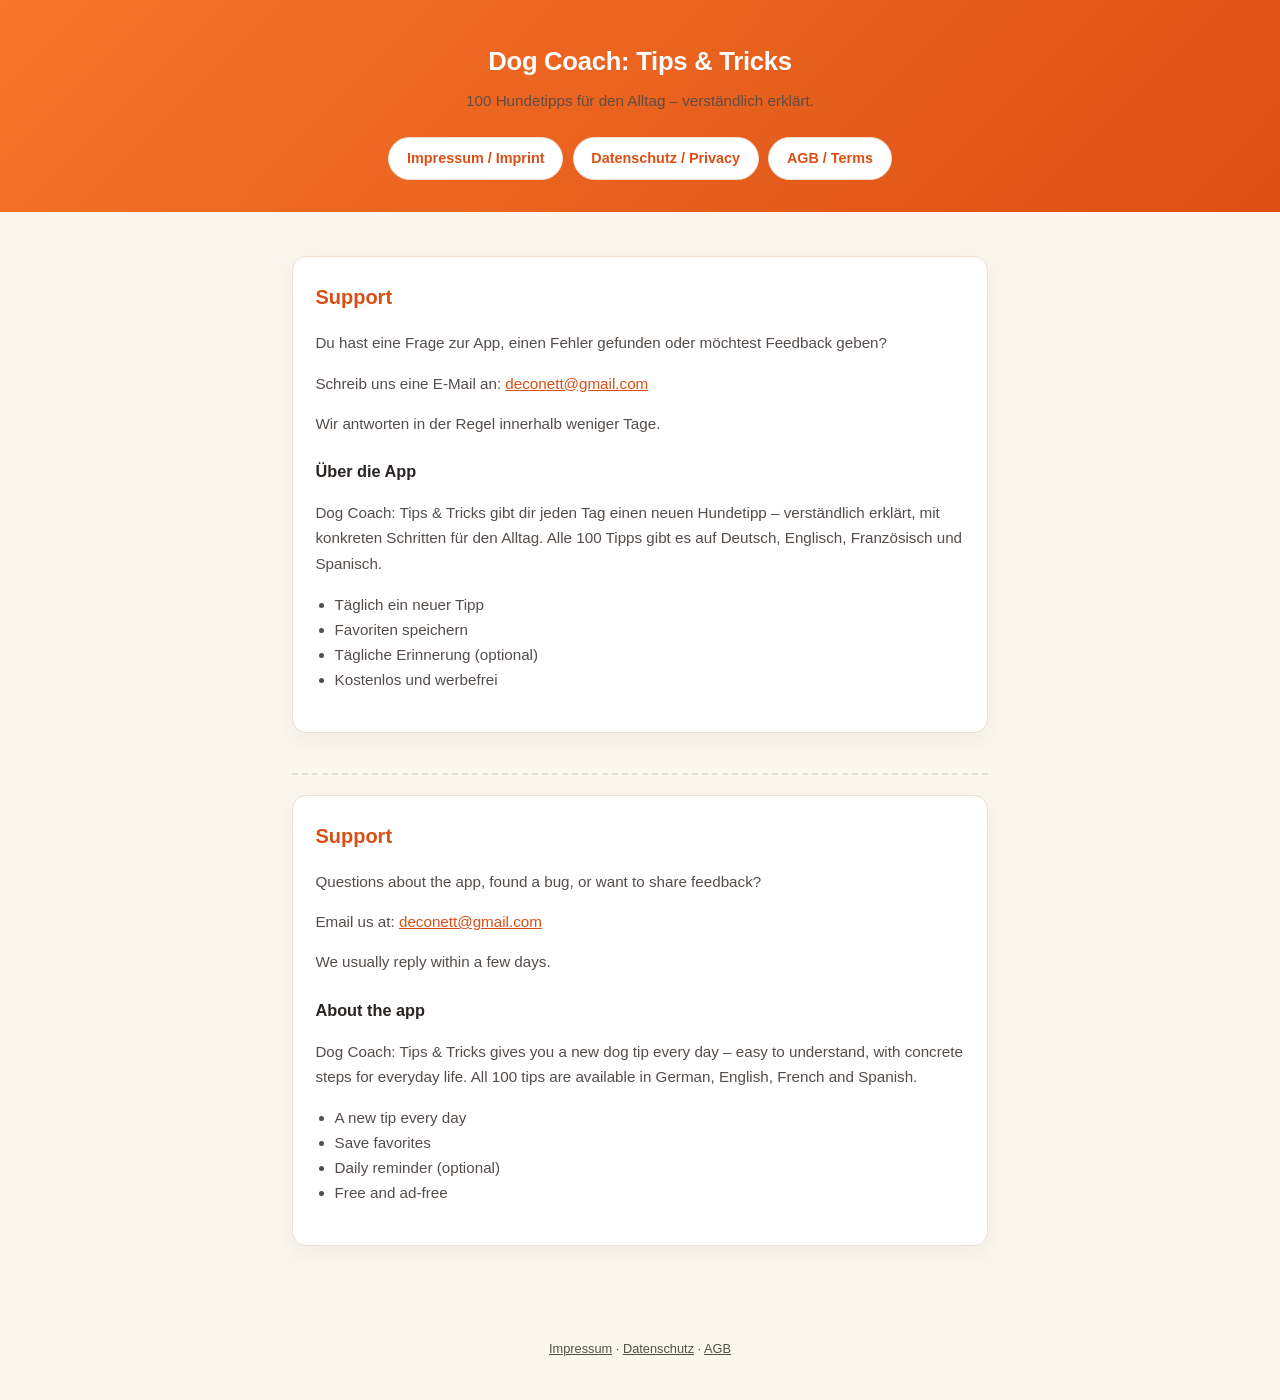
<file: index.html>
<!DOCTYPE html>
<html lang="de">
<head>
<meta charset="utf-8">
<meta name="viewport" content="width=device-width, initial-scale=1">
<title>Dog Coach: Tips &amp; Tricks</title>
<meta name="description" content="Dog Coach: Tips & Tricks – 100 Hundetipps für den Alltag. Offizielle Support-Seite.">
<link rel="stylesheet" href="style.css">
</head>
<body>
<header class="site">
  <h1>Dog Coach: Tips &amp; Tricks</h1>
  <p>100 Hundetipps für den Alltag – verständlich erklärt.</p>
  <nav class="links">
    <a href="imprint.html">Impressum / Imprint</a>
    <a href="privacy.html">Datenschutz / Privacy</a>
    <a href="terms.html">AGB / Terms</a>
  </nav>
</header>

<main>
<section class="card" id="de">
  <h2>Support</h2>
  <p>Du hast eine Frage zur App, einen Fehler gefunden oder möchtest Feedback geben?</p>
  <p>Schreib uns eine E-Mail an: <a href="mailto:deconett@gmail.com">deconett@gmail.com</a></p>
  <p>Wir antworten in der Regel innerhalb weniger Tage.</p>

  <h3>Über die App</h3>
  <p>Dog Coach: Tips &amp; Tricks gibt dir jeden Tag einen neuen Hundetipp – verständlich erklärt, mit konkreten Schritten für den Alltag. Alle 100 Tipps gibt es auf Deutsch, Englisch, Französisch und Spanisch.</p>
  <ul>
    <li>Täglich ein neuer Tipp</li>
    <li>Favoriten speichern</li>
    <li>Tägliche Erinnerung (optional)</li>
    <li>Kostenlos und werbefrei</li>
  </ul>
</section>

<hr class="lang-sep">

<section class="card" id="en">
  <h2>Support</h2>
  <p>Questions about the app, found a bug, or want to share feedback?</p>
  <p>Email us at: <a href="mailto:deconett@gmail.com">deconett@gmail.com</a></p>
  <p>We usually reply within a few days.</p>

  <h3>About the app</h3>
  <p>Dog Coach: Tips &amp; Tricks gives you a new dog tip every day – easy to understand, with concrete steps for everyday life. All 100 tips are available in German, English, French and Spanish.</p>
  <ul>
    <li>A new tip every day</li>
    <li>Save favorites</li>
    <li>Daily reminder (optional)</li>
    <li>Free and ad-free</li>
  </ul>
</section>
</main>

<footer class="site">
  <a href="imprint.html">Impressum</a> ·
  <a href="privacy.html">Datenschutz</a> ·
  <a href="terms.html">AGB</a>
</footer>
</body>
</html>
</file>
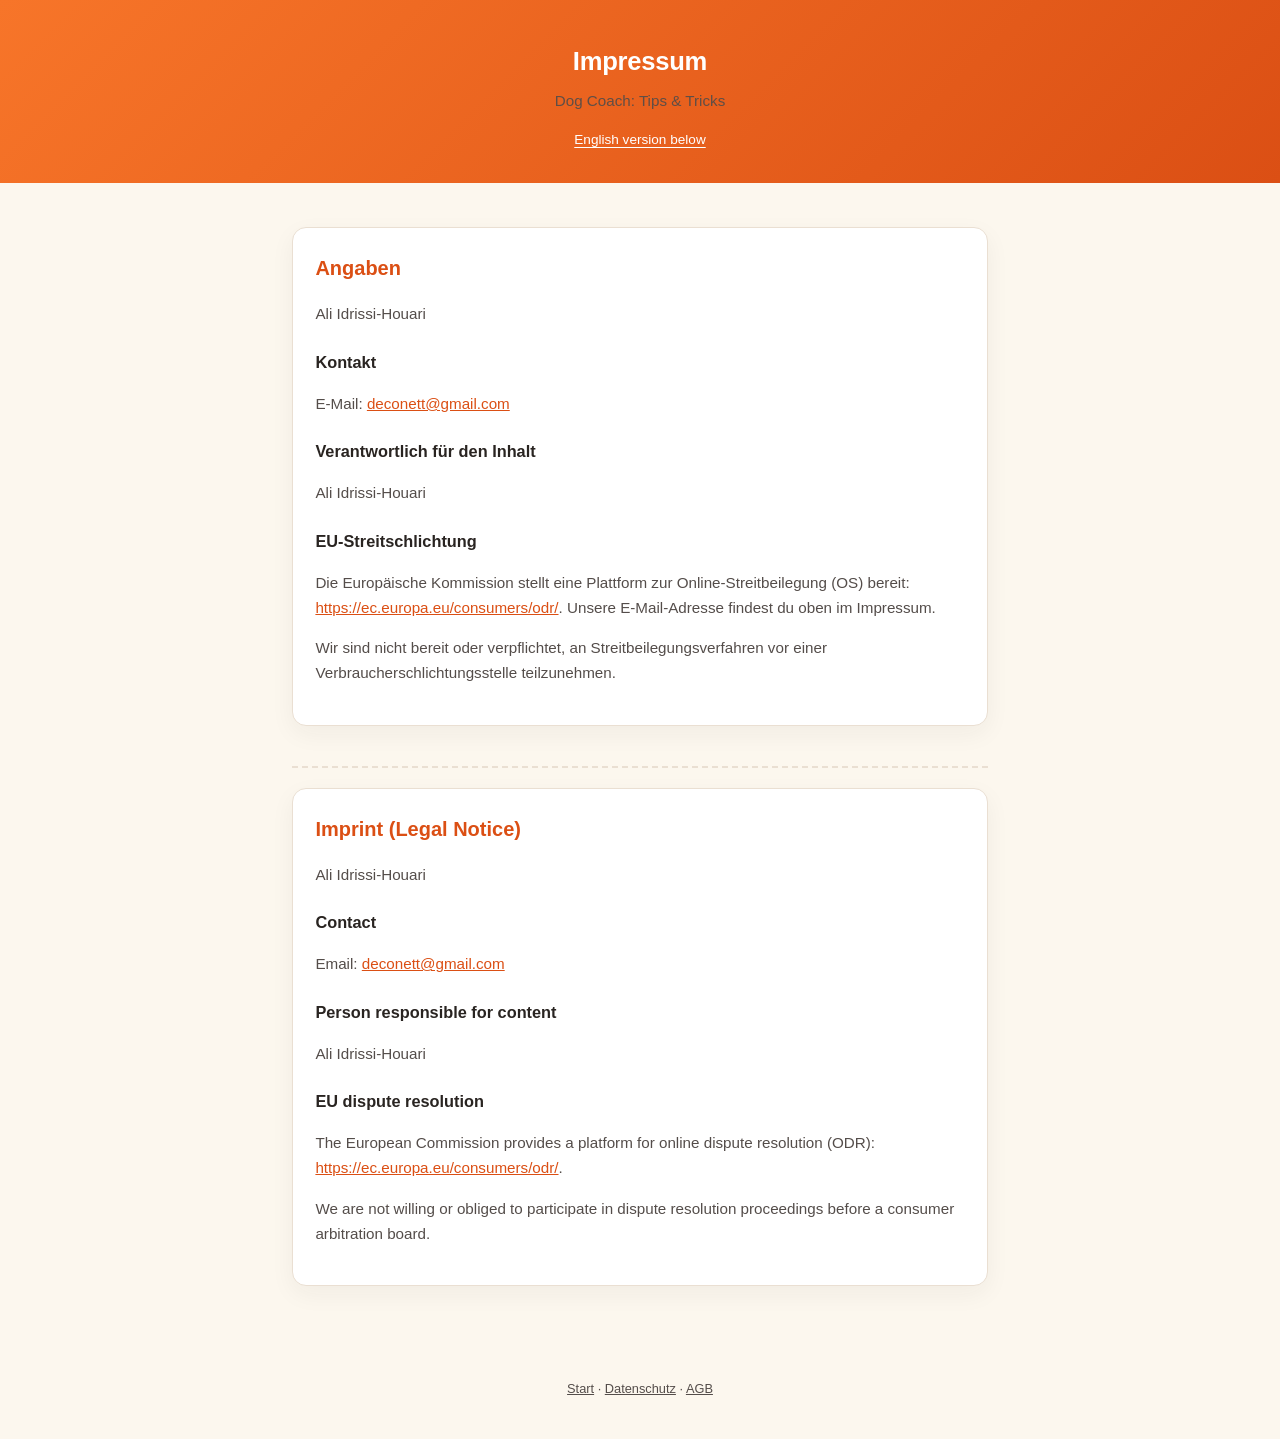
<file: imprint.html>
<!DOCTYPE html>
<html lang="de">
<head>
<meta charset="utf-8">
<meta name="viewport" content="width=device-width, initial-scale=1">
<title>Impressum – Dog Coach: Tips &amp; Tricks</title>
<link rel="stylesheet" href="style.css">
</head>
<body>
<header class="site">
  <h1>Impressum</h1>
  <p>Dog Coach: Tips &amp; Tricks</p>
  <nav class="lang"><a href="#en">English version below</a></nav>
</header>

<main>
<section class="card" id="de">
  <h2>Angaben</h2>
  <p>
    Ali Idrissi-Houari
  </p>

  <h3>Kontakt</h3>
  <p>E-Mail: <a href="mailto:deconett@gmail.com">deconett@gmail.com</a></p>

  <h3>Verantwortlich für den Inhalt</h3>
  <p>Ali Idrissi-Houari</p>

  <h3>EU-Streitschlichtung</h3>
  <p>Die Europäische Kommission stellt eine Plattform zur Online-Streitbeilegung (OS) bereit: <a href="https://ec.europa.eu/consumers/odr/" rel="noopener">https://ec.europa.eu/consumers/odr/</a>. Unsere E-Mail-Adresse findest du oben im Impressum.</p>
  <p>Wir sind nicht bereit oder verpflichtet, an Streitbeilegungsverfahren vor einer Verbraucherschlichtungsstelle teilzunehmen.</p>
</section>

<hr class="lang-sep">

<section class="card" id="en">
  <h2>Imprint (Legal Notice)</h2>
  <p>
    Ali Idrissi-Houari
  </p>

  <h3>Contact</h3>
  <p>Email: <a href="mailto:deconett@gmail.com">deconett@gmail.com</a></p>

  <h3>Person responsible for content</h3>
  <p>Ali Idrissi-Houari</p>

  <h3>EU dispute resolution</h3>
  <p>The European Commission provides a platform for online dispute resolution (ODR): <a href="https://ec.europa.eu/consumers/odr/" rel="noopener">https://ec.europa.eu/consumers/odr/</a>.</p>
  <p>We are not willing or obliged to participate in dispute resolution proceedings before a consumer arbitration board.</p>
</section>
</main>

<footer class="site">
  <a href="index.html">Start</a> ·
  <a href="privacy.html">Datenschutz</a> ·
  <a href="terms.html">AGB</a>
</footer>
</body>
</html>
</file>
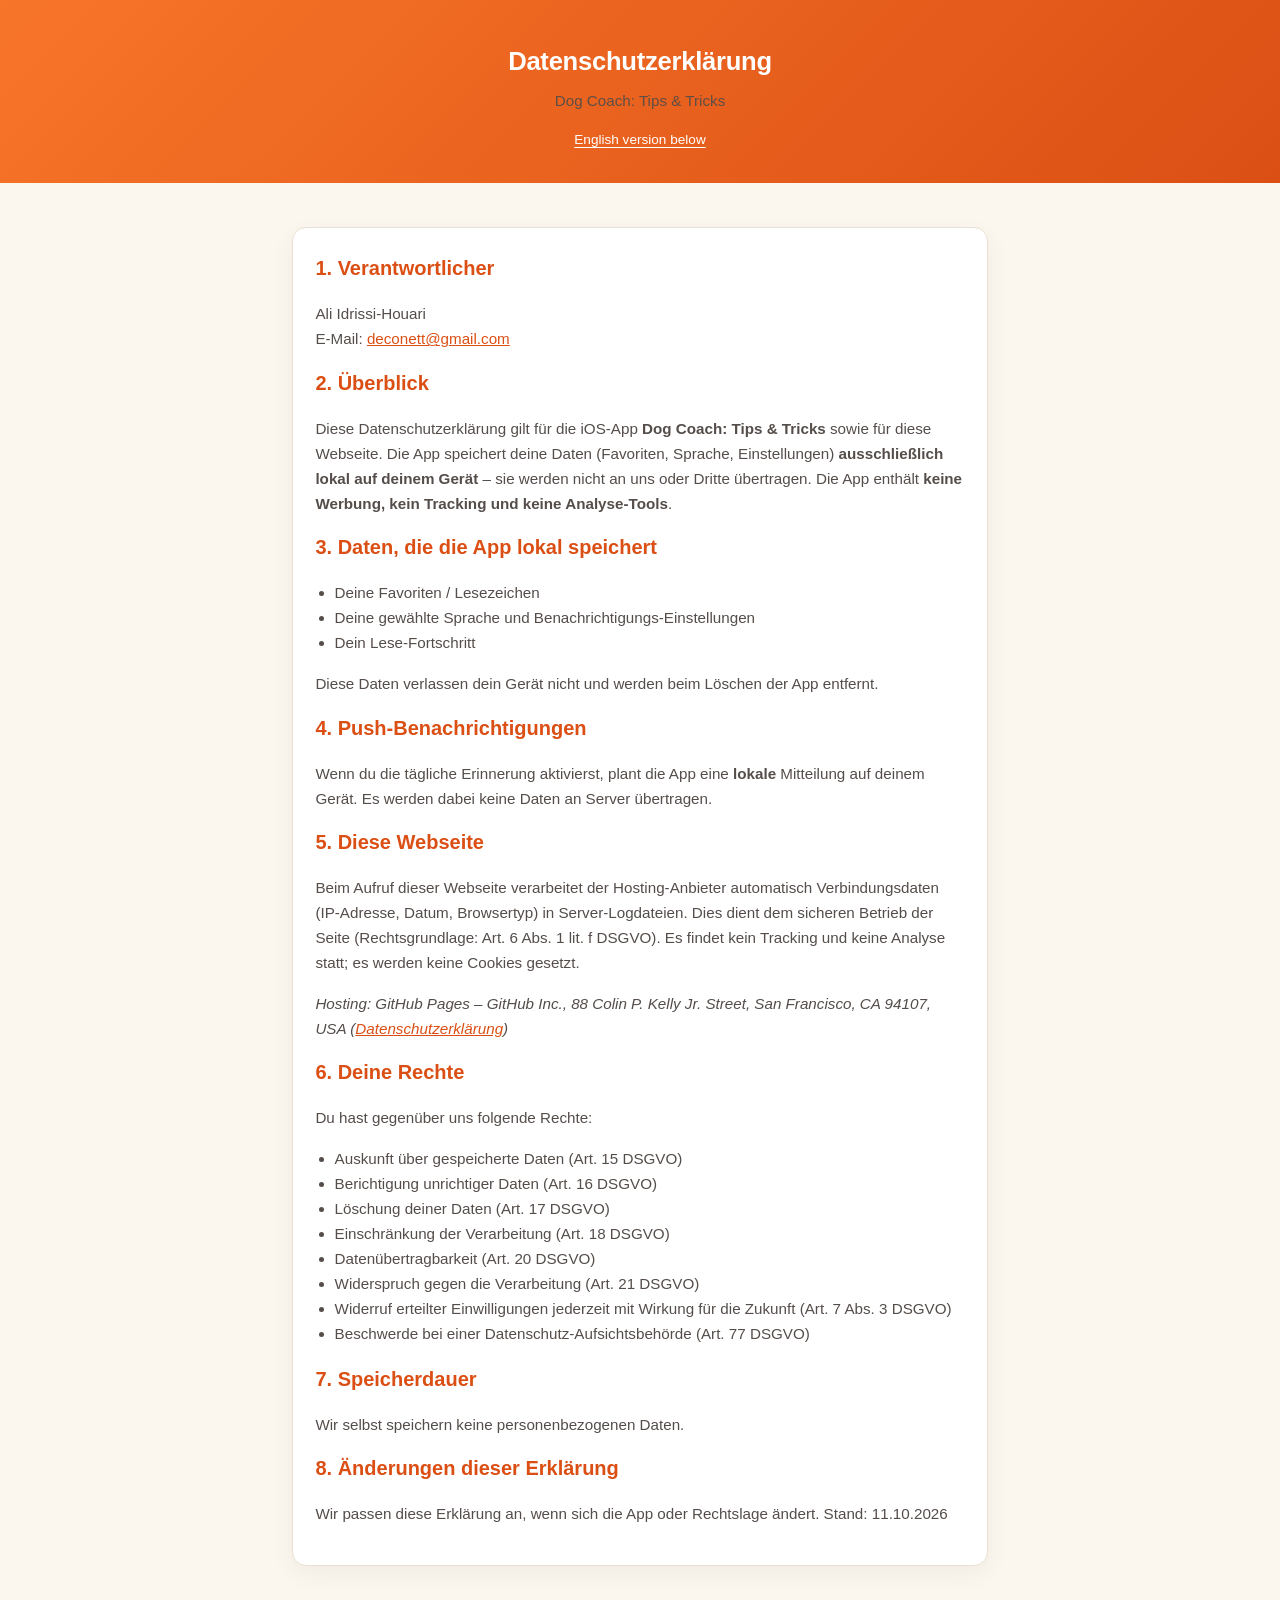
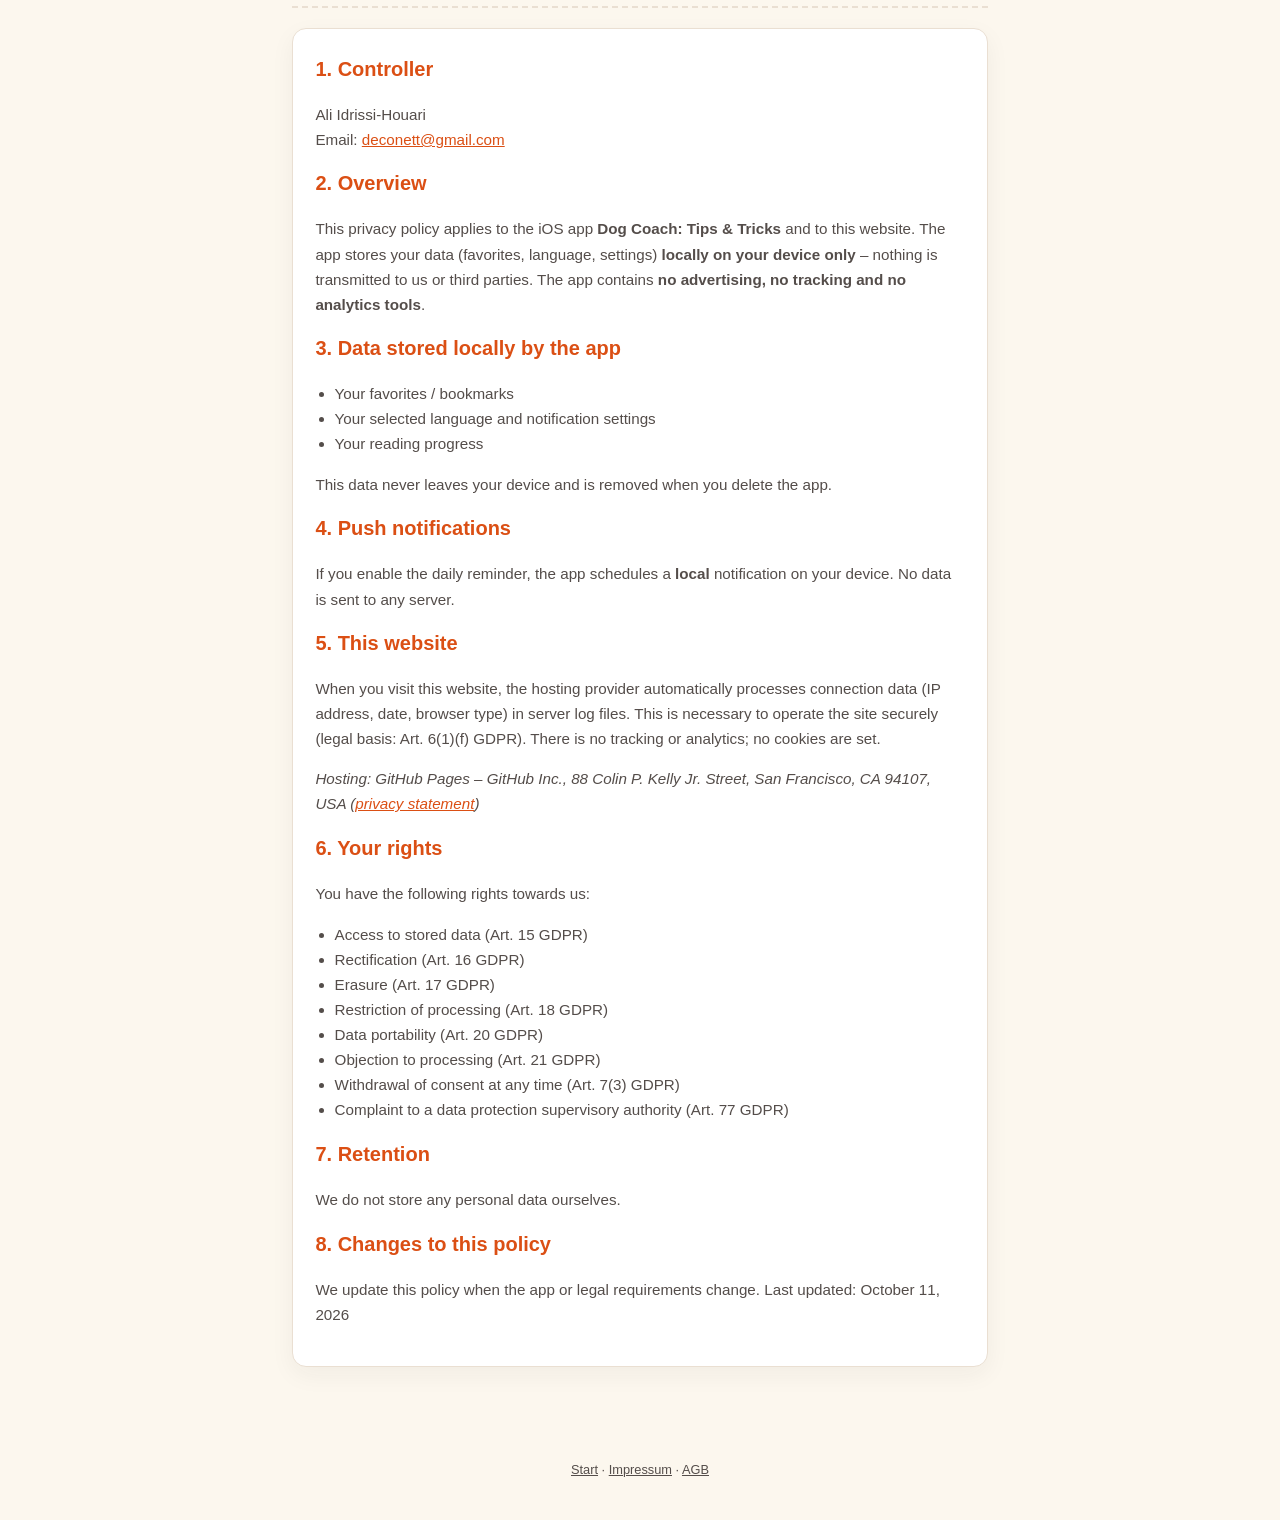
<file: privacy.html>
<!DOCTYPE html>
<html lang="de">
<head>
<meta charset="utf-8">
<meta name="viewport" content="width=device-width, initial-scale=1">
<title>Datenschutzerklärung – Dog Coach: Tips &amp; Tricks</title>
<link rel="stylesheet" href="style.css">
</head>
<body>
<header class="site">
  <h1>Datenschutzerklärung</h1>
  <p>Dog Coach: Tips &amp; Tricks</p>
  <nav class="lang"><a href="#en">English version below</a></nav>
</header>

<main>
<section class="card" id="de">
  <h2>1. Verantwortlicher</h2>
  <p>
    Ali Idrissi-Houari<br>
    E-Mail: <a href="mailto:deconett@gmail.com">deconett@gmail.com</a>
  </p>

  <h2>2. Überblick</h2>
  <p>Diese Datenschutzerklärung gilt für die iOS-App <strong>Dog Coach: Tips &amp; Tricks</strong> sowie für diese Webseite. Die App speichert deine Daten (Favoriten, Sprache, Einstellungen) <strong>ausschließlich lokal auf deinem Gerät</strong> – sie werden nicht an uns oder Dritte übertragen. Die App enthält <strong>keine Werbung, kein Tracking und keine Analyse-Tools</strong>.</p>

  <h2>3. Daten, die die App lokal speichert</h2>
  <ul>
    <li>Deine Favoriten / Lesezeichen</li>
    <li>Deine gewählte Sprache und Benachrichtigungs-Einstellungen</li>
    <li>Dein Lese-Fortschritt</li>
  </ul>
  <p>Diese Daten verlassen dein Gerät nicht und werden beim Löschen der App entfernt.</p>

  <h2>4. Push-Benachrichtigungen</h2>
  <p>Wenn du die tägliche Erinnerung aktivierst, plant die App eine <strong>lokale</strong> Mitteilung auf deinem Gerät. Es werden dabei keine Daten an Server übertragen.</p>

  <h2>5. Diese Webseite</h2>
  <p>Beim Aufruf dieser Webseite verarbeitet der Hosting-Anbieter automatisch Verbindungsdaten (IP-Adresse, Datum, Browsertyp) in Server-Logdateien. Dies dient dem sicheren Betrieb der Seite (Rechtsgrundlage: Art. 6 Abs. 1 lit. f DSGVO). Es findet kein Tracking und keine Analyse statt; es werden keine Cookies gesetzt.</p>
  <p><em>Hosting: GitHub Pages – GitHub Inc., 88 Colin P. Kelly Jr. Street, San Francisco, CA 94107, USA (<a href="https://docs.github.com/en/site-policy/privacy-policies/github-general-privacy-statement" rel="noopener">Datenschutzerklärung</a>)</em></p>

  <h2>6. Deine Rechte</h2>
  <p>Du hast gegenüber uns folgende Rechte:</p>
  <ul>
    <li>Auskunft über gespeicherte Daten (Art. 15 DSGVO)</li>
    <li>Berichtigung unrichtiger Daten (Art. 16 DSGVO)</li>
    <li>Löschung deiner Daten (Art. 17 DSGVO)</li>
    <li>Einschränkung der Verarbeitung (Art. 18 DSGVO)</li>
    <li>Datenübertragbarkeit (Art. 20 DSGVO)</li>
    <li>Widerspruch gegen die Verarbeitung (Art. 21 DSGVO)</li>
    <li>Widerruf erteilter Einwilligungen jederzeit mit Wirkung für die Zukunft (Art. 7 Abs. 3 DSGVO)</li>
    <li>Beschwerde bei einer Datenschutz-Aufsichtsbehörde (Art. 77 DSGVO)</li>
  </ul>

  <h2>7. Speicherdauer</h2>
  <p>Wir selbst speichern keine personenbezogenen Daten.</p>

  <h2>8. Änderungen dieser Erklärung</h2>
  <p>Wir passen diese Erklärung an, wenn sich die App oder Rechtslage ändert. Stand: 11.10.2026</p>
</section>

<hr class="lang-sep">

<section class="card" id="en">
  <h2>1. Controller</h2>
  <p>
    Ali Idrissi-Houari<br>
    Email: <a href="mailto:deconett@gmail.com">deconett@gmail.com</a>
  </p>

  <h2>2. Overview</h2>
  <p>This privacy policy applies to the iOS app <strong>Dog Coach: Tips &amp; Tricks</strong> and to this website. The app stores your data (favorites, language, settings) <strong>locally on your device only</strong> – nothing is transmitted to us or third parties. The app contains <strong>no advertising, no tracking and no analytics tools</strong>.</p>

  <h2>3. Data stored locally by the app</h2>
  <ul>
    <li>Your favorites / bookmarks</li>
    <li>Your selected language and notification settings</li>
    <li>Your reading progress</li>
  </ul>
  <p>This data never leaves your device and is removed when you delete the app.</p>

  <h2>4. Push notifications</h2>
  <p>If you enable the daily reminder, the app schedules a <strong>local</strong> notification on your device. No data is sent to any server.</p>

  <h2>5. This website</h2>
  <p>When you visit this website, the hosting provider automatically processes connection data (IP address, date, browser type) in server log files. This is necessary to operate the site securely (legal basis: Art. 6(1)(f) GDPR). There is no tracking or analytics; no cookies are set.</p>
  <p><em>Hosting: GitHub Pages – GitHub Inc., 88 Colin P. Kelly Jr. Street, San Francisco, CA 94107, USA (<a href="https://docs.github.com/en/site-policy/privacy-policies/github-general-privacy-statement" rel="noopener">privacy statement</a>)</em></p>

  <h2>6. Your rights</h2>
  <p>You have the following rights towards us:</p>
  <ul>
    <li>Access to stored data (Art. 15 GDPR)</li>
    <li>Rectification (Art. 16 GDPR)</li>
    <li>Erasure (Art. 17 GDPR)</li>
    <li>Restriction of processing (Art. 18 GDPR)</li>
    <li>Data portability (Art. 20 GDPR)</li>
    <li>Objection to processing (Art. 21 GDPR)</li>
    <li>Withdrawal of consent at any time (Art. 7(3) GDPR)</li>
    <li>Complaint to a data protection supervisory authority (Art. 77 GDPR)</li>
  </ul>

  <h2>7. Retention</h2>
  <p>We do not store any personal data ourselves.</p>

  <h2>8. Changes to this policy</h2>
  <p>We update this policy when the app or legal requirements change. Last updated: October 11, 2026</p>
</section>
</main>

<footer class="site">
  <a href="index.html">Start</a> ·
  <a href="imprint.html">Impressum</a> ·
  <a href="terms.html">AGB</a>
</footer>
</body>
</html>
</file>
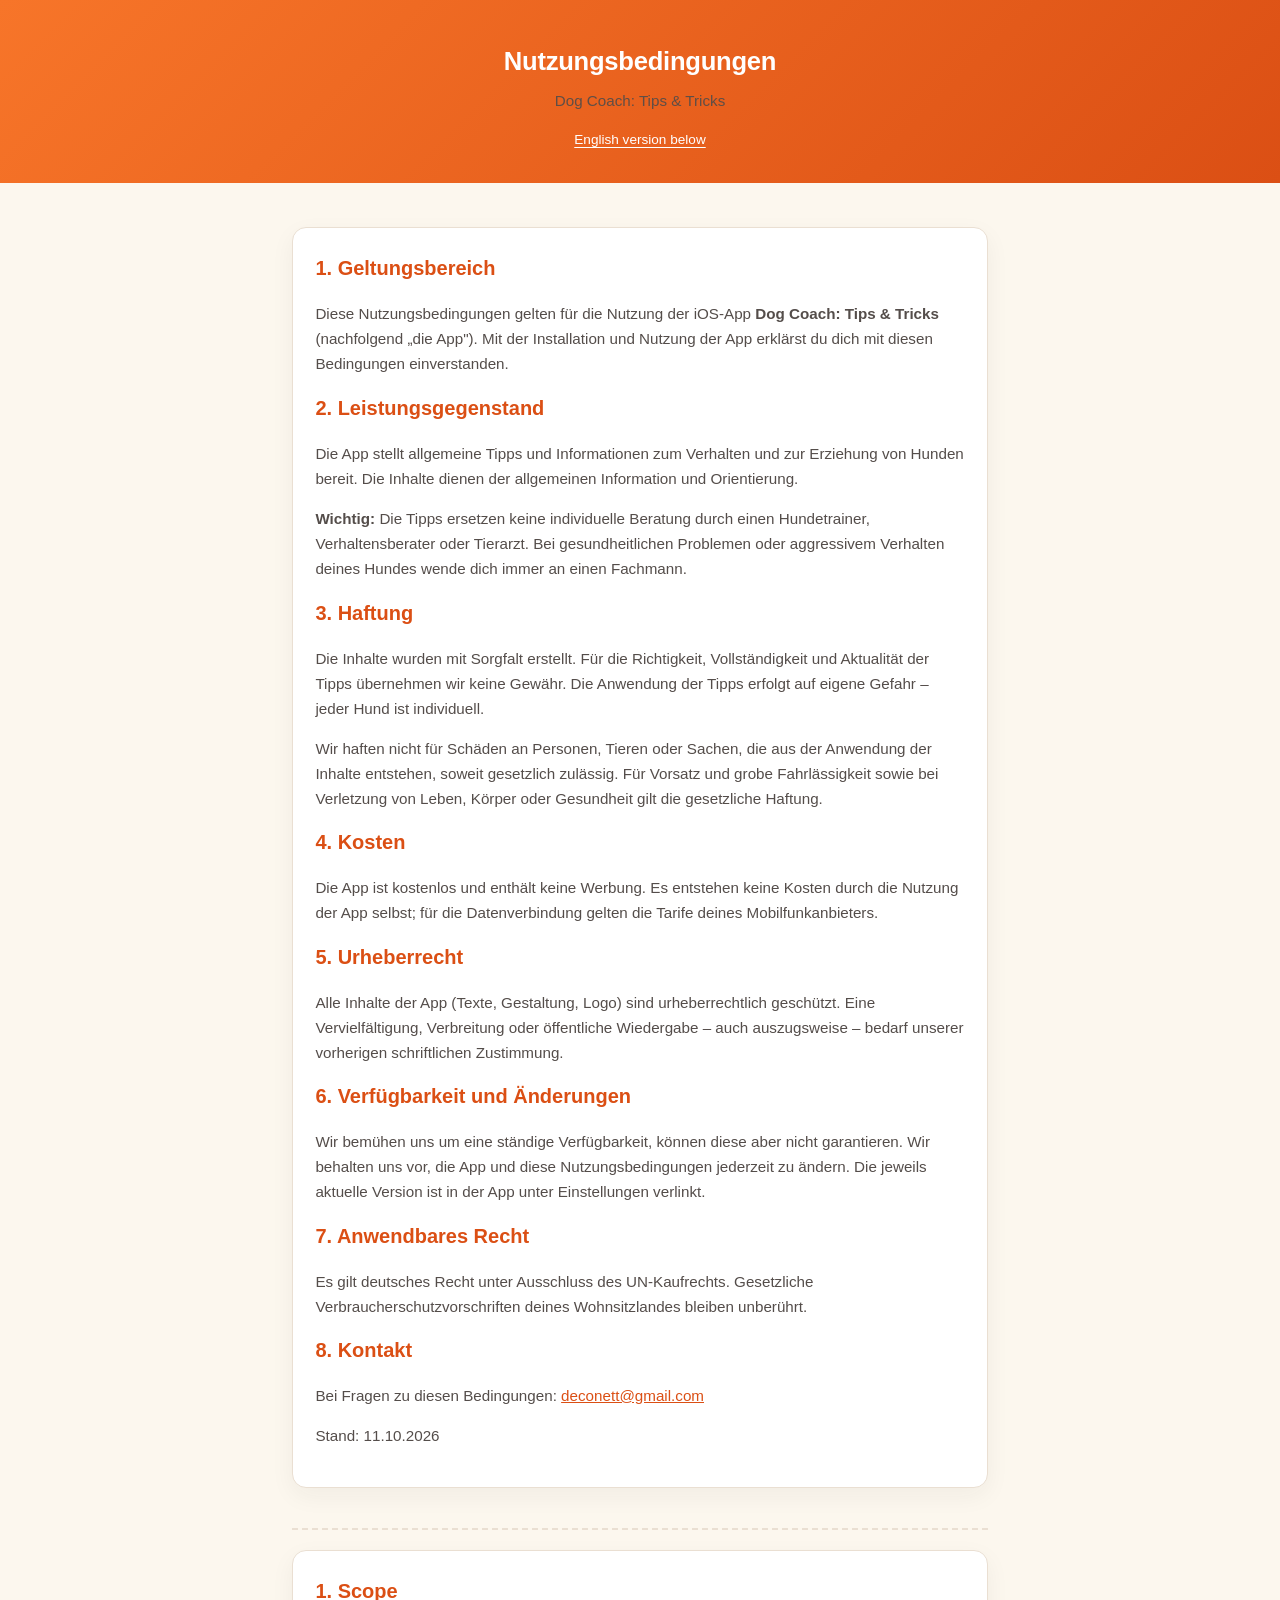
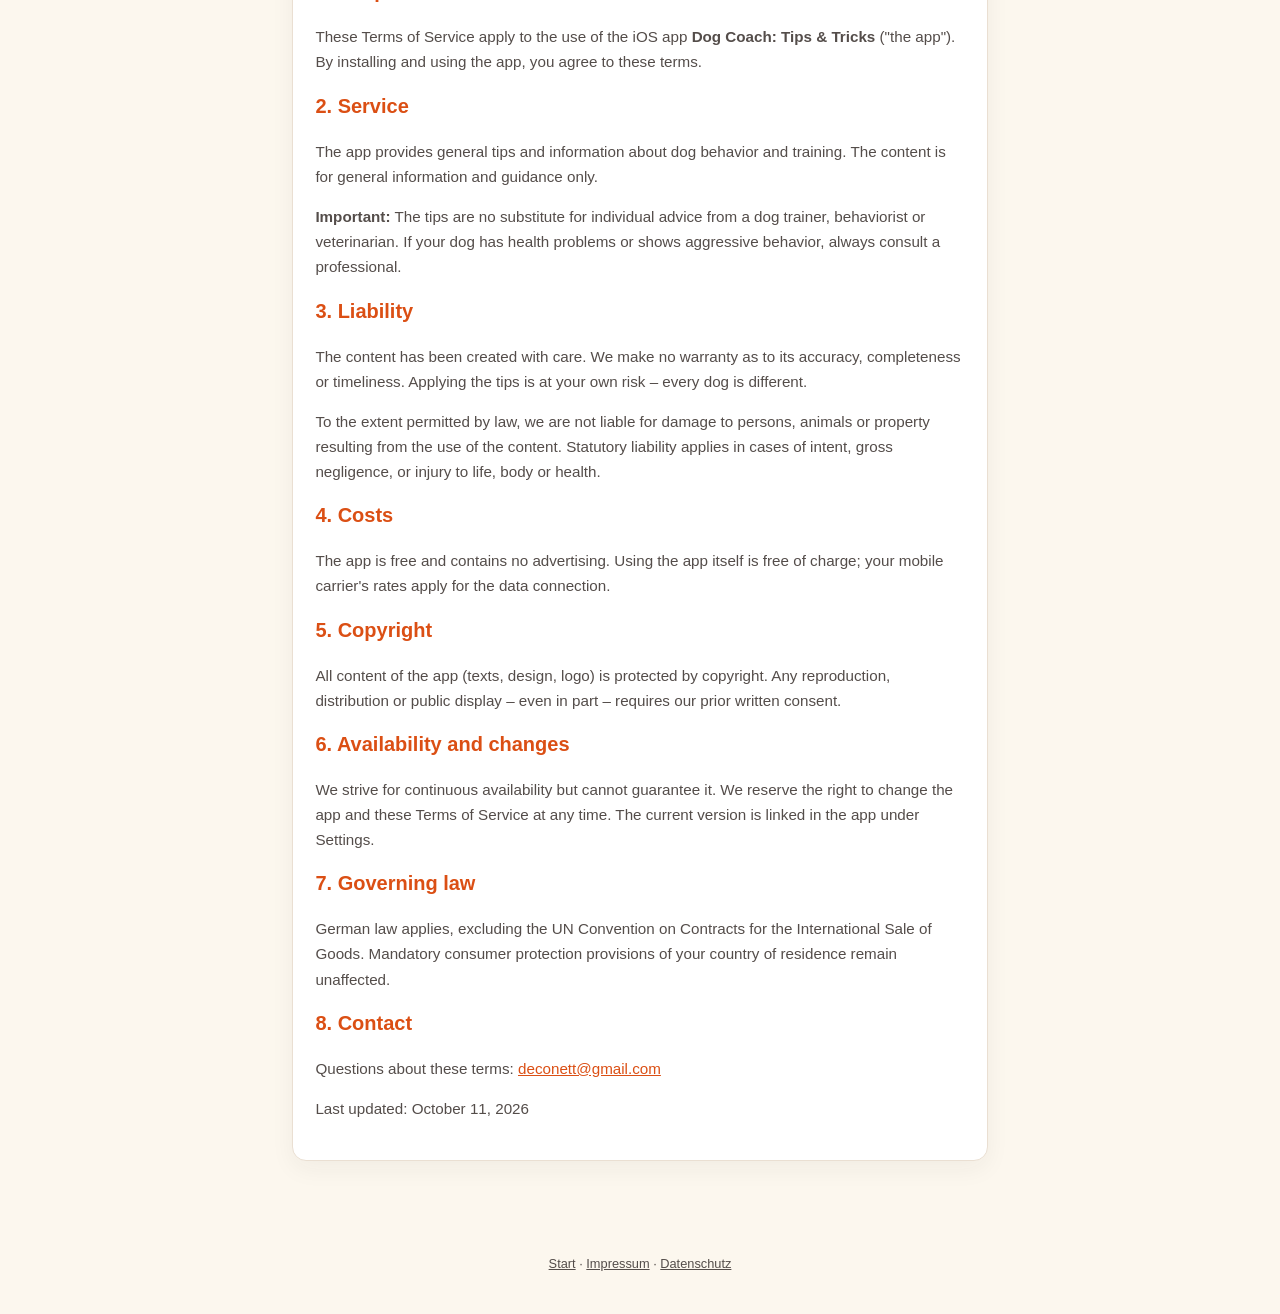
<file: terms.html>
<!DOCTYPE html>
<html lang="de">
<head>
<meta charset="utf-8">
<meta name="viewport" content="width=device-width, initial-scale=1">
<title>Nutzungsbedingungen – Dog Coach: Tips &amp; Tricks</title>
<link rel="stylesheet" href="style.css">
</head>
<body>
<header class="site">
  <h1>Nutzungsbedingungen</h1>
  <p>Dog Coach: Tips &amp; Tricks</p>
  <nav class="lang"><a href="#en">English version below</a></nav>
</header>

<main>
<section class="card" id="de">
  <h2>1. Geltungsbereich</h2>
  <p>Diese Nutzungsbedingungen gelten für die Nutzung der iOS-App <strong>Dog Coach: Tips &amp; Tricks</strong> (nachfolgend „die App"). Mit der Installation und Nutzung der App erklärst du dich mit diesen Bedingungen einverstanden.</p>

  <h2>2. Leistungsgegenstand</h2>
  <p>Die App stellt allgemeine Tipps und Informationen zum Verhalten und zur Erziehung von Hunden bereit. Die Inhalte dienen der allgemeinen Information und Orientierung.</p>
  <p><strong>Wichtig:</strong> Die Tipps ersetzen keine individuelle Beratung durch einen Hundetrainer, Verhaltensberater oder Tierarzt. Bei gesundheitlichen Problemen oder aggressivem Verhalten deines Hundes wende dich immer an einen Fachmann.</p>

  <h2>3. Haftung</h2>
  <p>Die Inhalte wurden mit Sorgfalt erstellt. Für die Richtigkeit, Vollständigkeit und Aktualität der Tipps übernehmen wir keine Gewähr. Die Anwendung der Tipps erfolgt auf eigene Gefahr – jeder Hund ist individuell.</p>
  <p>Wir haften nicht für Schäden an Personen, Tieren oder Sachen, die aus der Anwendung der Inhalte entstehen, soweit gesetzlich zulässig. Für Vorsatz und grobe Fahrlässigkeit sowie bei Verletzung von Leben, Körper oder Gesundheit gilt die gesetzliche Haftung.</p>

  <h2>4. Kosten</h2>
  <p>Die App ist kostenlos und enthält keine Werbung. Es entstehen keine Kosten durch die Nutzung der App selbst; für die Datenverbindung gelten die Tarife deines Mobilfunkanbieters.</p>

  <h2>5. Urheberrecht</h2>
  <p>Alle Inhalte der App (Texte, Gestaltung, Logo) sind urheberrechtlich geschützt. Eine Vervielfältigung, Verbreitung oder öffentliche Wiedergabe – auch auszugsweise – bedarf unserer vorherigen schriftlichen Zustimmung.</p>

  <h2>6. Verfügbarkeit und Änderungen</h2>
  <p>Wir bemühen uns um eine ständige Verfügbarkeit, können diese aber nicht garantieren. Wir behalten uns vor, die App und diese Nutzungsbedingungen jederzeit zu ändern. Die jeweils aktuelle Version ist in der App unter Einstellungen verlinkt.</p>

  <h2>7. Anwendbares Recht</h2>
  <p>Es gilt deutsches Recht unter Ausschluss des UN-Kaufrechts. Gesetzliche Verbraucherschutzvorschriften deines Wohnsitzlandes bleiben unberührt.</p>

  <h2>8. Kontakt</h2>
  <p>Bei Fragen zu diesen Bedingungen: <a href="mailto:deconett@gmail.com">deconett@gmail.com</a></p>
  <p>Stand: 11.10.2026</p>
</section>

<hr class="lang-sep">

<section class="card" id="en">
  <h2>1. Scope</h2>
  <p>These Terms of Service apply to the use of the iOS app <strong>Dog Coach: Tips &amp; Tricks</strong> ("the app"). By installing and using the app, you agree to these terms.</p>

  <h2>2. Service</h2>
  <p>The app provides general tips and information about dog behavior and training. The content is for general information and guidance only.</p>
  <p><strong>Important:</strong> The tips are no substitute for individual advice from a dog trainer, behaviorist or veterinarian. If your dog has health problems or shows aggressive behavior, always consult a professional.</p>

  <h2>3. Liability</h2>
  <p>The content has been created with care. We make no warranty as to its accuracy, completeness or timeliness. Applying the tips is at your own risk – every dog is different.</p>
  <p>To the extent permitted by law, we are not liable for damage to persons, animals or property resulting from the use of the content. Statutory liability applies in cases of intent, gross negligence, or injury to life, body or health.</p>

  <h2>4. Costs</h2>
  <p>The app is free and contains no advertising. Using the app itself is free of charge; your mobile carrier's rates apply for the data connection.</p>

  <h2>5. Copyright</h2>
  <p>All content of the app (texts, design, logo) is protected by copyright. Any reproduction, distribution or public display – even in part – requires our prior written consent.</p>

  <h2>6. Availability and changes</h2>
  <p>We strive for continuous availability but cannot guarantee it. We reserve the right to change the app and these Terms of Service at any time. The current version is linked in the app under Settings.</p>

  <h2>7. Governing law</h2>
  <p>German law applies, excluding the UN Convention on Contracts for the International Sale of Goods. Mandatory consumer protection provisions of your country of residence remain unaffected.</p>

  <h2>8. Contact</h2>
  <p>Questions about these terms: <a href="mailto:deconett@gmail.com">deconett@gmail.com</a></p>
  <p>Last updated: October 11, 2026</p>
</section>
</main>

<footer class="site">
  <a href="index.html">Start</a> ·
  <a href="imprint.html">Impressum</a> ·
  <a href="privacy.html">Datenschutz</a>
</footer>
</body>
</html>
</file>
<file: style.css>
:root {
  --orange: #f77529;
  --orange-deep: #db4f14;
  --cream: #fcf7ee;
  --ink: #292421;
  --ink-2: #544d4a;
  --line: #eadfd2;
  --card: #ffffff;
}

* { box-sizing: border-box; }

body {
  margin: 0;
  font-family: -apple-system, BlinkMacSystemFont, "Segoe UI", Roboto, Helvetica, Arial, sans-serif;
  background: var(--cream);
  color: var(--ink);
  line-height: 1.65;
}

header.site {
  background: linear-gradient(135deg, var(--orange), var(--orange-deep));
  color: #fff;
  padding: 2.5rem 1.25rem 2rem;
  text-align: center;
}

header.site h1 {
  margin: 0 0 .35rem;
  font-size: 1.6rem;
  font-weight: 800;
  letter-spacing: -.01em;
}

header.site p {
  margin: 0;
  opacity: .92;
  font-size: .95rem;
}

nav.lang {
  margin-top: 1rem;
  font-size: .85rem;
}

nav.lang a {
  color: #fff;
  text-decoration: underline;
  text-underline-offset: 3px;
  margin: 0 .4rem;
}

main {
  max-width: 46rem;
  margin: 0 auto;
  padding: 1.5rem 1.25rem 3rem;
}

section.card {
  background: var(--card);
  border: 1px solid var(--line);
  border-radius: 14px;
  padding: 1.5rem 1.4rem;
  margin: 1.25rem 0;
  box-shadow: 0 8px 24px rgba(41, 36, 33, .05);
}

h2 {
  font-size: 1.25rem;
  margin: 0 0 1rem;
  color: var(--orange-deep);
}

h3 {
  font-size: 1.02rem;
  margin: 1.4rem 0 .4rem;
  color: var(--ink);
}

p, li { font-size: .95rem; color: var(--ink-2); }

ul { padding-left: 1.2rem; }

a { color: var(--orange-deep); }

.lang-sep {
  border: none;
  border-top: 2px dashed var(--line);
  margin: 2.5rem 0 0;
}

footer.site {
  text-align: center;
  font-size: .8rem;
  color: var(--ink-2);
  padding: 1.5rem 1rem 2.5rem;
}

footer.site a { color: var(--ink-2); }

.placeholder {
  background: #fff3d6;
  color: #8a5a00;
  padding: 0 .25em;
  border-radius: 4px;
  font-weight: 600;
}

.notice {
  background: #fff3d6;
  border: 1px solid #f0d9a0;
  border-radius: 10px;
  padding: .9rem 1rem;
  font-size: .85rem;
  color: #8a5a00;
  margin: 1rem 0;
}

nav.links {
  display: flex;
  flex-wrap: wrap;
  gap: .6rem;
  justify-content: center;
  margin-top: 1.5rem;
}

nav.links a {
  display: inline-block;
  background: var(--card);
  border: 1px solid var(--line);
  border-radius: 999px;
  padding: .55rem 1.1rem;
  font-size: .9rem;
  font-weight: 600;
  color: var(--orange-deep);
  text-decoration: none;
}
</file>
